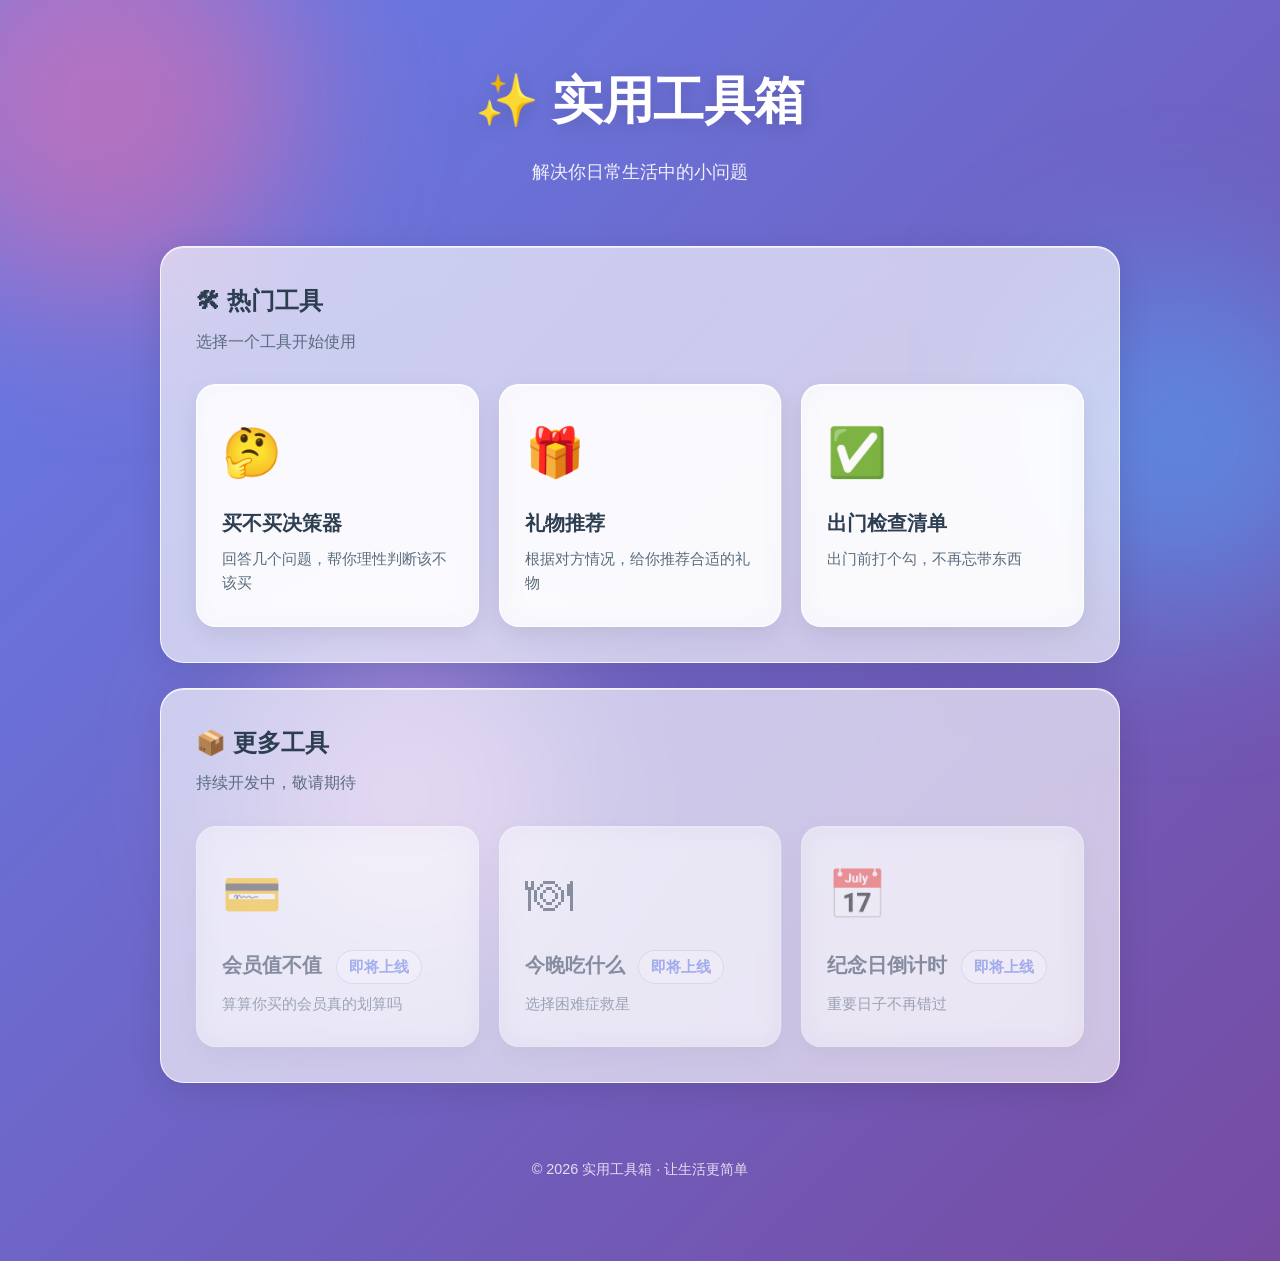
<file: index.html>
<!DOCTYPE html>
<html lang="zh-CN">
<head>
  <meta charset="UTF-8">
  <meta name="viewport" content="width=device-width, initial-scale=1.0">
  <title>实用工具箱 - 解决日常生活中的小问题</title>
  <meta name="description" content="一个收集了各种实用小工具的网站，帮你解决日常生活中的小问题">
  <link rel="stylesheet" href="style.css">
</head>
<body>
  <div class="decoration-blob blob-1"></div>
  <div class="decoration-blob blob-2"></div>
  <div class="decoration-blob blob-3"></div>

  <div class="container">
    <header>
      <h1>✨ 实用工具箱</h1>
      <p>解决你日常生活中的小问题</p>
    </header>

    <div class="card">
      <h2>🛠 热门工具</h2>
      <p>选择一个工具开始使用</p>

      <div class="tool-grid">
        <a href="buy-or-not.html" class="tool-card">
          <span class="tool-icon">🤔</span>
          <h3>买不买决策器</h3>
          <p>回答几个问题，帮你理性判断该不该买</p>
        </a>

        <a href="gift-recommender.html" class="tool-card">
          <span class="tool-icon">🎁</span>
          <h3>礼物推荐</h3>
          <p>根据对方情况，给你推荐合适的礼物</p>
        </a>

        <a href="checklist.html" class="tool-card">
          <span class="tool-icon">✅</span>
          <h3>出门检查清单</h3>
          <p>出门前打个勾，不再忘带东西</p>
        </a>
      </div>
    </div>

    <div class="card">
      <h2>📦 更多工具</h2>
      <p>持续开发中，敬请期待</p>

      <div class="tool-grid">
        <div class="tool-card coming-soon">
          <span class="tool-icon">💳</span>
          <h3>会员值不值 <span class="coming-soon-badge">即将上线</span></h3>
          <p>算算你买的会员真的划算吗</p>
        </div>

        <div class="tool-card coming-soon">
          <span class="tool-icon">🍽</span>
          <h3>今晚吃什么 <span class="coming-soon-badge">即将上线</span></h3>
          <p>选择困难症救星</p>
        </div>

        <div class="tool-card coming-soon">
          <span class="tool-icon">📅</span>
          <h3>纪念日倒计时 <span class="coming-soon-badge">即将上线</span></h3>
          <p>重要日子不再错过</p>
        </div>
      </div>
    </div>

    <footer>
      <p>© 2026 实用工具箱 · 让生活更简单</p>
    </footer>
  </div>
</body>
</html>
</file>
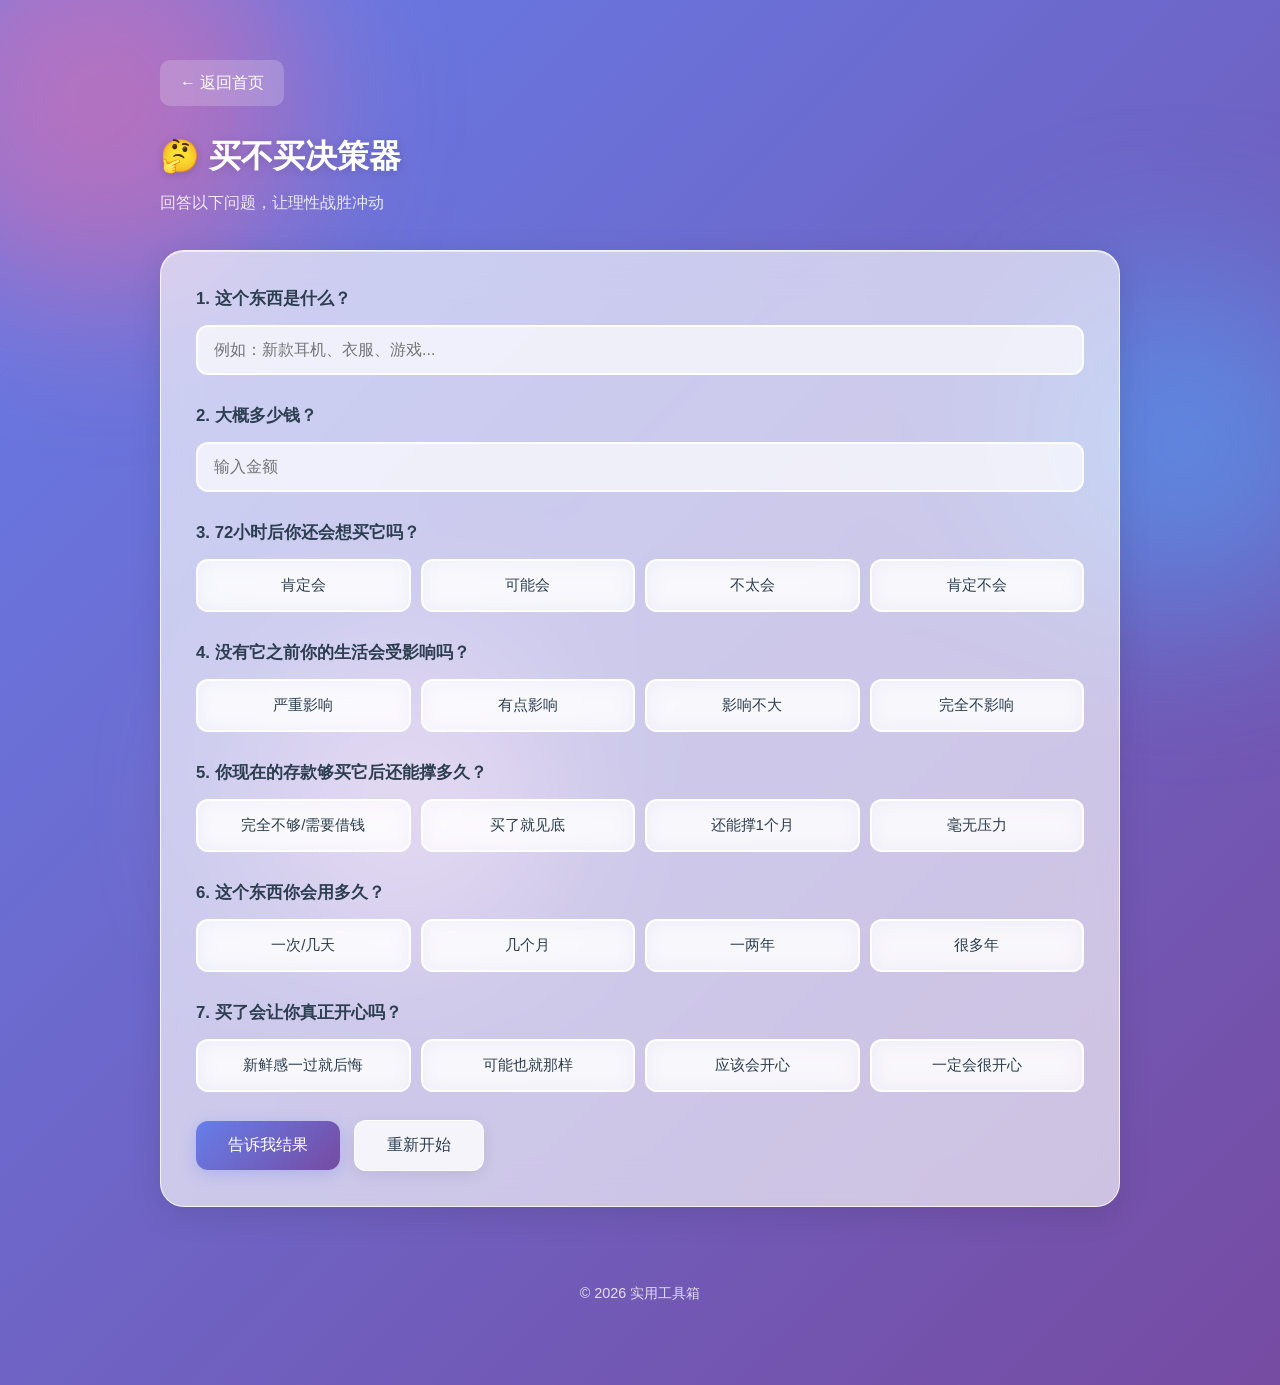
<file: buy-or-not.html>
<!DOCTYPE html>
<html lang="zh-CN">
<head>
  <meta charset="UTF-8">
  <meta name="viewport" content="width=device-width, initial-scale=1.0">
  <title>买不买决策器 - 帮你理性消费</title>
  <link rel="stylesheet" href="style.css">
</head>
<body>
  <div class="decoration-blob blob-1"></div>
  <div class="decoration-blob blob-2"></div>
  <div class="decoration-blob blob-3"></div>
  <div class="container">
    <a href="index.html" class="back-link">← 返回首页</a>
    
    <div class="tool-header">
      <h2>🤔 买不买决策器</h2>
      <p>回答以下问题，让理性战胜冲动</p>
    </div>

    <div class="card">
      <div id="quiz-form">
        <div class="question">
          <p>1. 这个东西是什么？</p>
          <input type="text" id="item-name" placeholder="例如：新款耳机、衣服、游戏...">
        </div>

        <div class="question">
          <p>2. 大概多少钱？</p>
          <input type="number" id="price" placeholder="输入金额" min="0">
        </div>

        <div class="question">
          <p>3. 72小时后你还会想买它吗？</p>
          <div class="options" data-question="q1">
            <button class="option-btn" data-value="3">肯定会</button>
            <button class="option-btn" data-value="1">可能会</button>
            <button class="option-btn" data-value="-1">不太会</button>
            <button class="option-btn" data-value="-3">肯定不会</button>
          </div>
        </div>

        <div class="question">
          <p>4. 没有它之前你的生活会受影响吗？</p>
          <div class="options" data-question="q2">
            <button class="option-btn" data-value="3">严重影响</button>
            <button class="option-btn" data-value="1">有点影响</button>
            <button class="option-btn" data-value="-1">影响不大</button>
            <button class="option-btn" data-value="-3">完全不影响</button>
          </div>
        </div>

        <div class="question">
          <p>5. 你现在的存款够买它后还能撑多久？</p>
          <div class="options" data-question="q3">
            <button class="option-btn" data-value="-3">完全不够/需要借钱</button>
            <button class="option-btn" data-value="-1">买了就见底</button>
            <button class="option-btn" data-value="1">还能撑1个月</button>
            <button class="option-btn" data-value="3">毫无压力</button>
          </div>
        </div>

        <div class="question">
          <p>6. 这个东西你会用多久？</p>
          <div class="options" data-question="q4">
            <button class="option-btn" data-value="-3">一次/几天</button>
            <button class="option-btn" data-value="-1">几个月</button>
            <button class="option-btn" data-value="1">一两年</button>
            <button class="option-btn" data-value="3">很多年</button>
          </div>
        </div>

        <div class="question">
          <p>7. 买了会让你真正开心吗？</p>
          <div class="options" data-question="q5">
            <button class="option-btn" data-value="-3">新鲜感一过就后悔</button>
            <button class="option-btn" data-value="-1">可能也就那样</button>
            <button class="option-btn" data-value="1">应该会开心</button>
            <button class="option-btn" data-value="3">一定会很开心</button>
          </div>
        </div>

        <button class="btn" onclick="calculateResult()">告诉我结果</button>
        <button class="btn btn-secondary" onclick="resetQuiz()" style="margin-left: 10px;">重新开始</button>
      </div>

      <div id="result" style="display: none;">
        <h3 style="margin-bottom: 15px;">📊 分析结果</h3>
        <div id="result-content"></div>
        <button class="btn" onclick="resetQuiz()" style="margin-top: 20px;">再测一次</button>
      </div>
    </div>

    <footer>
      <p>© 2026 实用工具箱</p>
    </footer>
  </div>

  <script>
    let answers = {};

    document.querySelectorAll('.option-btn').forEach(btn => {
      btn.addEventListener('click', function() {
        const question = this.parentElement.getAttribute('data-question');
        this.parentElement.querySelectorAll('.option-btn').forEach(b => b.classList.remove('selected'));
        this.classList.add('selected');
        answers[question] = parseInt(this.getAttribute('data-value'));
      });
    });

    function calculateResult() {
      const name = document.getElementById('item-name').value || '这件东西';
      const price = parseFloat(document.getElementById('price').value) || 0;
      
      if (Object.keys(answers).length < 5) {
        alert('请回答所有问题哦～');
        return;
      }

      const total = answers.q1 + answers.q2 + answers.q3 + answers.q4 + answers.q5;
      let resultHTML = '';

      if (total >= 10) {
        resultHTML = `
          <div class="result-box">
            <h3>✅ 买！</h3>
            <p>经过理性分析，<strong>${name}</strong>${price > 0 ? `（价值 ¥${price}）` : ''}值得你购买！</p>
            <p style="margin-top:10px;">你对它的需求是真实的，经济也能承受，而且它会给你带来长期价值。</p>
          </div>
        `;
      } else if (total >= 5) {
        resultHTML = `
          <div class="result-box">
            <h3>🤔 可以等等看</h3>
            <p><strong>${name}</strong>${price > 0 ? `（价值 ¥${price}）` : ''}可以再考虑一下。</p>
            <p style="margin-top:10px;">建议：再等一周看看，如果到时还想买，而且经济允许，那就买吧。</p>
          </div>
        `;
      } else if (total >= 0) {
        resultHTML = `
          <div class="result-box">
            <h3>⚠️ 三思而后行</h3>
            <p><strong>${name}</strong>${price > 0 ? `（价值 ¥${price}）` : ''}可能不是必须的。</p>
            <p style="margin-top:10px;">问问自己：没有它之前的日子是怎么过的？真的需要改变吗？</p>
          </div>
        `;
      } else {
        resultHTML = `
          <div class="result-box">
            <h3>❌ 别买！</h3>
            <p><strong>${name}</strong>${price > 0 ? `（价值 ¥${price}）` : ''}大概率会让你后悔的。</p>
            <p style="margin-top:10px;">把钱要花在真正让你长期开心的事情上，这个显然不是。省下这笔钱，你会感谢自己的。</p>
          </div>
        `;
      }

      document.getElementById('quiz-form').style.display = 'none';
      document.getElementById('result').style.display = 'block';
      document.getElementById('result-content').innerHTML = resultHTML;
    }

    function resetQuiz() {
      answers = {};
      document.querySelectorAll('.option-btn').forEach(btn => btn.classList.remove('selected'));
      document.getElementById('item-name').value = '';
      document.getElementById('price').value = '';
      document.getElementById('quiz-form').style.display = 'block';
      document.getElementById('result').style.display = 'none';
    }
  </script>
</body>
</html>
</file>
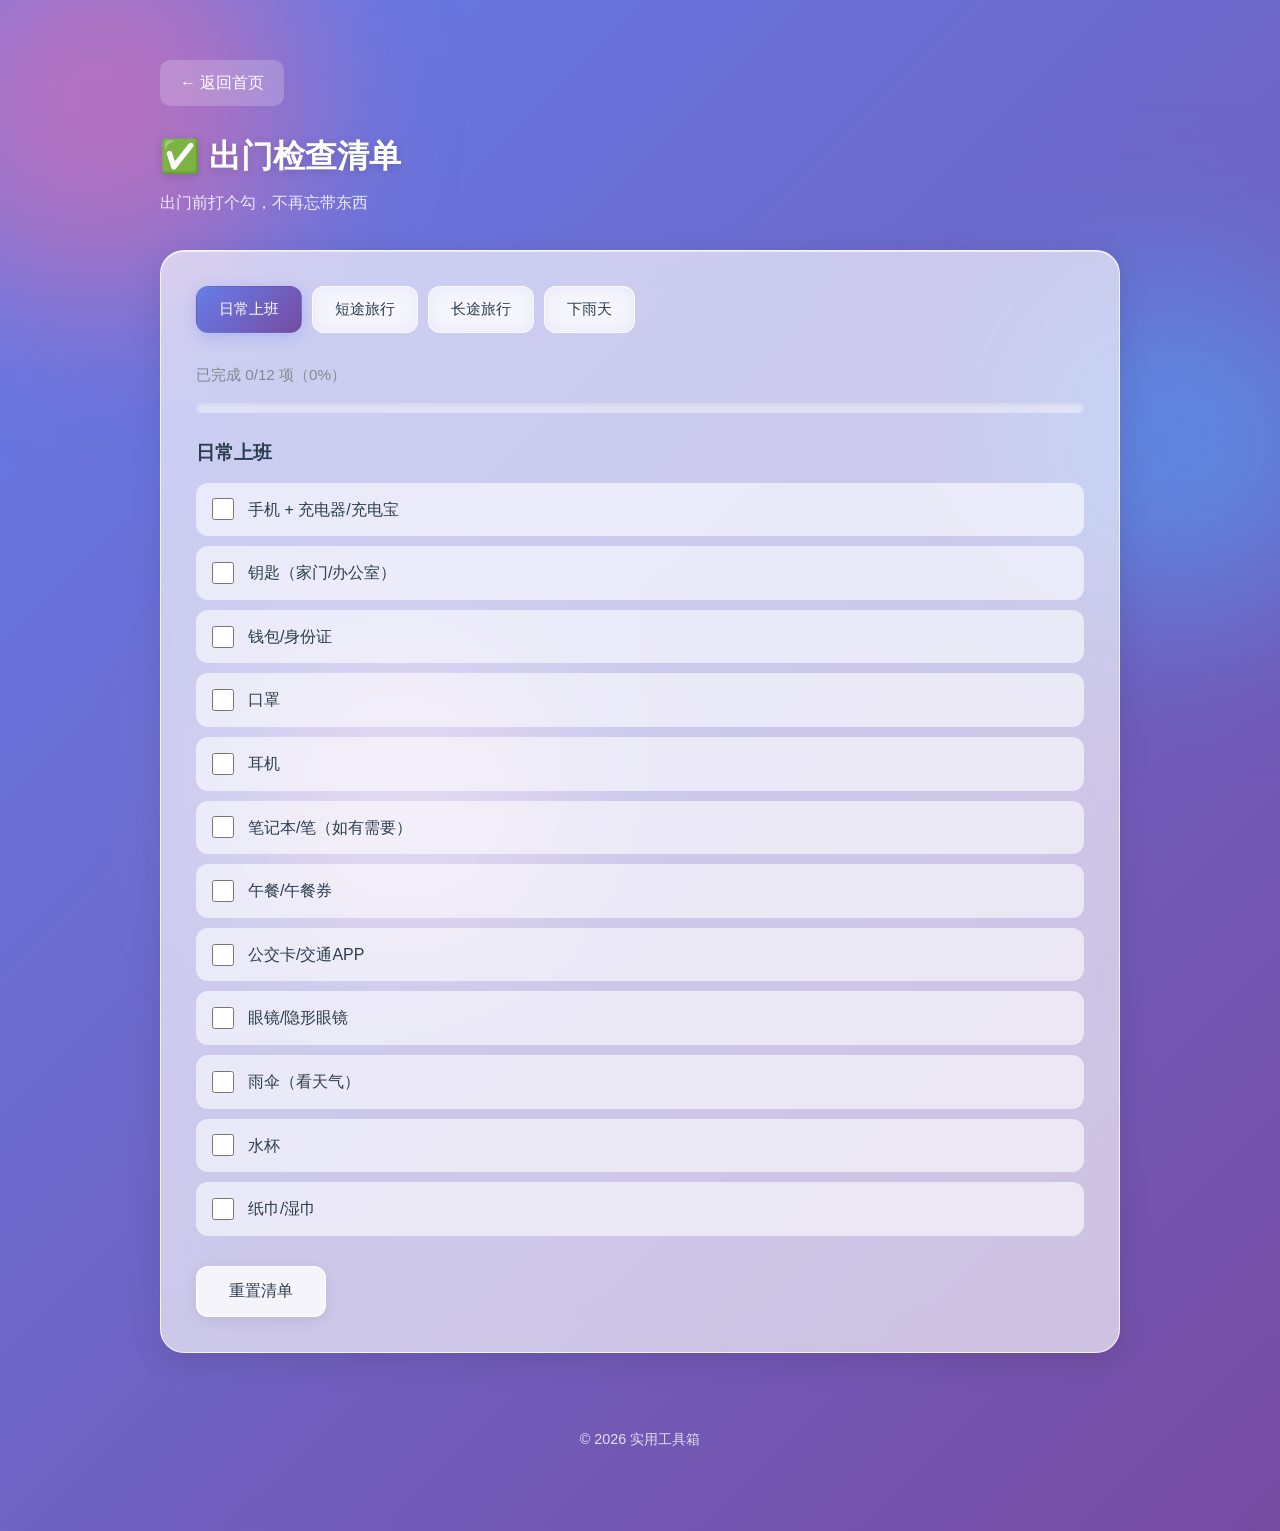
<file: checklist.html>
<!DOCTYPE html>
<html lang="zh-CN">
<head>
  <meta charset="UTF-8">
  <meta name="viewport" content="width=device-width, initial-scale=1.0">
  <title>出门检查清单 - 不再忘带东西</title>
  <link rel="stylesheet" href="style.css">
</head>
<body>
  <div class="decoration-blob blob-1"></div>
  <div class="decoration-blob blob-2"></div>
  <div class="decoration-blob blob-3"></div>
  <div class="container">
    <a href="index.html" class="back-link">← 返回首页</a>
    
    <div class="tool-header">
      <h2>✅ 出门检查清单</h2>
      <p>出门前打个勾，不再忘带东西</p>
    </div>

    <div class="card">
      <div class="tabs">
        <button class="tab-btn active" data-tab="daily">日常上班</button>
        <button class="tab-btn" data-tab="travel">短途旅行</button>
        <button class="tab-btn" data-tab="long">长途旅行</button>
        <button class="tab-btn" data-tab="rainy">下雨天</button>
      </div>

      <div id="progress-section">
        <p id="progress-text" style="font-size: 0.95em; color: #7f8c8d;">已完成 0 项</p>
        <div class="progress-bar">
          <div class="progress-fill" id="progress-fill" style="width: 0%;"></div>
        </div>
      </div>

      <div id="checklist-container"></div>

      <button class="btn btn-secondary" onclick="resetChecklist()" style="margin-top: 20px;">重置清单</button>
    </div>

    <footer>
      <p>© 2026 实用工具箱</p>
    </footer>
  </div>

  <script>
    const checklists = {
      daily: {
        title: '日常上班',
        items: [
          '手机 + 充电器/充电宝',
          '钥匙（家门/办公室）',
          '钱包/身份证',
          '口罩',
          '耳机',
          '笔记本/笔（如有需要）',
          '午餐/午餐券',
          '公交卡/交通APP',
          '眼镜/隐形眼镜',
          '雨伞（看天气）',
          '水杯',
          '纸巾/湿巾'
        ]
      },
      travel: {
        title: '短途旅行（1-3天）',
        items: [
          '身份证/护照',
          '手机 + 充电器 + 充电宝',
          '换洗衣物',
          '洗漱用品（牙刷/毛巾/洗发水）',
          '内衣/袜子',
          '雨伞',
          '钱包/现金/银行卡',
          '拖鞋',
          '睡衣',
          '护肤品小样',
          '充电器/数据线',
          '纸巾',
          '水杯',
          '零食（路上吃）'
        ]
      },
      long: {
        title: '长途旅行（4天+）',
        items: [
          '身份证/护照',
          '手机 + 充电器 + 充电宝',
          '多套换洗衣物',
          '洗漱包（全套洗漱用品）',
          '内衣/袜子（足够天数）',
          '雨伞/雨衣',
          '钱包/现金/多张银行卡',
          '舒适的鞋子',
          '睡衣',
          '护肤品',
          '相机/相机充电器',
          '换洗衣物收纳袋',
          '洗衣皂（方便洗衣服）',
          '纸巾/湿巾',
          '水杯',
          '常用药品（感冒/肠胃/创可贴）',
          '行程单/酒店预订单',
          '零食',
          '书籍/Kindle',
          '耳机'
        ]
      },
      rainy: {
        title: '下雨天特别提醒',
        items: [
          '雨伞/雨衣',
          '防水鞋套',
          '手机防水袋',
          '干纸巾/吸水毛巾',
          '换的袜子',
          '塑料袋（装湿雨伞）',
          '别让包包弄湿！'
        ]
      }
    };

    let currentTab = 'daily';

    document.querySelectorAll('.tab-btn').forEach(btn => {
      btn.addEventListener('click', function() {
        document.querySelectorAll('.tab-btn').forEach(b => b.classList.remove('active'));
        this.classList.add('active');
        currentTab = this.getAttribute('data-tab');
        renderChecklist();
      });
    });

    function renderChecklist() {
      const checklist = checklists[currentTab];
      const savedState = localStorage.getItem(`checklist_${currentTab}`);
      const checkedItems = savedState ? JSON.parse(savedState) : [];

      let html = `<h3 style="margin: 20px 0 15px;">${checklist.title}</h3>`;
      
      checklist.items.forEach((item, index) => {
        const isChecked = checkedItems.includes(index);
        html += `
          <div class="checklist-item ${isChecked ? 'checked' : ''}">
            <input type="checkbox" id="item-${index}" ${isChecked ? 'checked' : ''} onchange="toggleItem(${index})">
            <label for="item-${index}">${item}</label>
          </div>
        `;
      });

      document.getElementById('checklist-container').innerHTML = html;
      updateProgress();
    }

    function toggleItem(index) {
      const savedState = localStorage.getItem(`checklist_${currentTab}`);
      let checkedItems = savedState ? JSON.parse(savedState) : [];
      
      const checkbox = document.getElementById(`item-${index}`);
      const itemDiv = checkbox.parentElement;
      
      if (checkbox.checked) {
        if (!checkedItems.includes(index)) {
          checkedItems.push(index);
        }
        itemDiv.classList.add('checked');
      } else {
        checkedItems = checkedItems.filter(i => i !== index);
        itemDiv.classList.remove('checked');
      }
      
      localStorage.setItem(`checklist_${currentTab}`, JSON.stringify(checkedItems));
      updateProgress();
    }

    function updateProgress() {
      const checklist = checklists[currentTab];
      const savedState = localStorage.getItem(`checklist_${currentTab}`);
      const checkedItems = savedState ? JSON.parse(savedState) : [];
      const total = checklist.items.length;
      const checked = checkedItems.length;
      const percent = Math.round((checked / total) * 100);

      document.getElementById('progress-text').textContent = 
        `已完成 ${checked}/${total} 项（${percent}%）`;
      document.getElementById('progress-fill').style.width = `${percent}%`;
    }

    function resetChecklist() {
      if (confirm('确定要重置当前清单吗？')) {
        localStorage.removeItem(`checklist_${currentTab}`);
        renderChecklist();
      }
    }

    renderChecklist();
  </script>
</body>
</html>
</file>
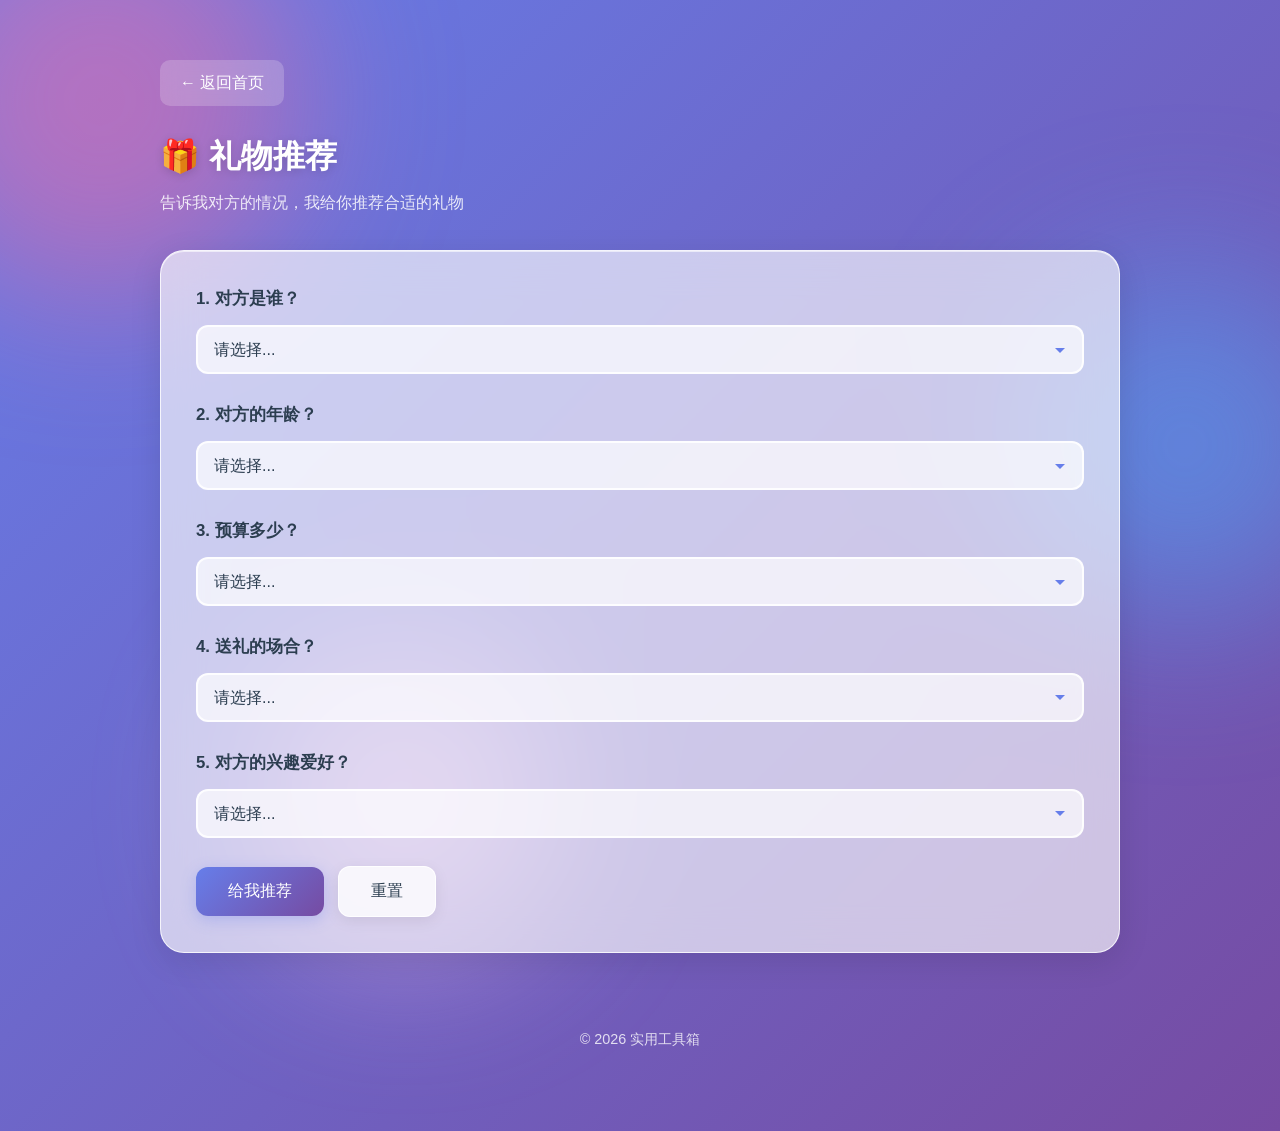
<file: gift-recommender.html>
<!DOCTYPE html>
<html lang="zh-CN">
<head>
  <meta charset="UTF-8">
  <meta name="viewport" content="width=device-width, initial-scale=1.0">
  <title>礼物推荐 - 送礼不再难</title>
  <link rel="stylesheet" href="style.css">
</head>
<body>
  <div class="decoration-blob blob-1"></div>
  <div class="decoration-blob blob-2"></div>
  <div class="decoration-blob blob-3"></div>
  <div class="container">
    <a href="index.html" class="back-link">← 返回首页</a>
    
    <div class="tool-header">
      <h2>🎁 礼物推荐</h2>
      <p>告诉我对方的情况，我给你推荐合适的礼物</p>
    </div>

    <div class="card">
      <div id="quiz-form">
        <div class="question">
          <p>1. 对方是谁？</p>
          <select id="relation">
            <option value="">请选择...</option>
            <option value="lover">男女朋友/伴侣</option>
            <option value="parent">父母/长辈</option>
            <option value="friend">朋友/闺蜜/兄弟</option>
            <option value="colleague">同事/领导</option>
            <option value="child">孩子/晚辈</option>
            <option value="teacher">老师</option>
          </select>
        </div>

        <div class="question">
          <p>2. 对方的年龄？</p>
          <select id="age">
            <option value="">请选择...</option>
            <option value="kid">12岁以下</option>
            <option value="teen">13-20岁</option>
            <option value="young">21-35岁</option>
            <option value="middle">36-55岁</option>
            <option value="senior">56岁以上</option>
          </select>
        </div>

        <div class="question">
          <p>3. 预算多少？</p>
          <select id="budget">
            <option value="">请选择...</option>
            <option value="low">¥100以下（心意为主）</option>
            <option value="medium">¥100-500（日常送礼）</option>
            <option value="high">¥500-2000（重要场合）</option>
            <option value="luxury">¥2000以上（大礼）</option>
          </select>
        </div>

        <div class="question">
          <p>4. 送礼的场合？</p>
          <select id="occasion">
            <option value="">请选择...</option>
            <option value="birthday">生日</option>
            <option value="holiday">节日（春节/中秋/圣诞）</option>
            <option value="anniversary">纪念日</option>
            <option value="graduation">毕业/升学</option>
            <option value="wedding">结婚/乔迁</option>
            <option value="thanks">感谢/报答</option>
            <option value="visit">拜访/探望</option>
          </select>
        </div>

        <div class="question">
          <p>5. 对方的兴趣爱好？</p>
          <select id="interest">
            <option value="">请选择...</option>
            <option value="tech">数码科技/游戏</option>
            <option value="beauty">美妆/护肤</option>
            <option value="fashion">时尚/穿搭</option>
            <option value="food">美食/咖啡</option>
            <option value="sport">运动/健身</option>
            <option value="home">家居/生活</option>
            <option value="reading">读书/学习</option>
            <option value="travel">旅行/户外</option>
            <option value="art">文艺/手作</option>
            <option value="pet">养宠物</option>
            <option value="health">养生/健康</option>
          </select>
        </div>

        <button class="btn" onclick="generateGifts()">给我推荐</button>
        <button class="btn btn-secondary" onclick="resetQuiz()" style="margin-left: 10px;">重置</button>
      </div>

      <div id="result" style="display: none;">
        <h3 style="margin-bottom: 15px;">🎯 推荐清单</h3>
        <div id="result-content"></div>
        <button class="btn" onclick="resetQuiz()" style="margin-top: 20px;">重新选择</button>
      </div>
    </div>

    <footer>
      <p>© 2026 实用工具箱</p>
    </footer>
  </div>

  <script>
    const giftDatabase = {
      lover_young_medium_birthday_beauty: [
        { name: '口红/唇釉礼盒', desc: '经典色号，绝不会出错的选择', price: '¥150-350' },
        { name: '香水', desc: '选她常用的品牌或者热门款', price: '¥300-800' },
        { name: '护肤品套装', desc: '根据肤质选，送对了很加分', price: '¥200-600' }
      ],
      lover_young_medium_birthday_tech: [
        { name: '机械键盘', desc: '游戏党的爱', price: '¥300-800' },
        { name: '无线耳机', desc: '日常必备', price: '¥300-1200' },
        { name: 'Switch游戏', desc: '如果他/她有Switch', price: '¥200-400' }
      ],
      parent_senior_medium_holiday_health: [
        { name: '按摩仪/足浴盆', desc: '父母辈最爱，实用又贴心', price: '¥200-800' },
        { name: '保健品礼盒', desc: '钙片/维生素/鱼油，注意选靠谱品牌', price: '¥200-500' },
        { name: '保暖内衣/羊绒衫', desc: '冬天送温暖', price: '¥200-600' }
      ],
      friend_young_low_birthday_food: [
        { name: '精品零食大礼包', desc: '选好看又好吃的，拍照朋友圈绝了', price: '¥80-200' },
        { name: '咖啡/茶叶礼盒', desc: '打工人的续命神器', price: '¥80-200' },
        { name: '餐厅代金卡/礼品卡', desc: '让TA自己选喜欢的', price: '¥100-500' }
      ],
      colleague_middle_medium_holiday_home: [
        { name: '香薰蜡烛/扩香', desc: '提升生活品质', price: '¥100-300' },
        { name: '精美茶具/咖啡具', desc: '办公桌上的小确幸', price: '¥150-400' },
        { name: '桌面绿植', desc: '办公室一抹清新', price: '¥80-200' }
      ],
      child_kid_low_birthday_reading: [
        { name: '绘本/童书套装', desc: '根据年龄选合适的', price: '¥80-300' },
        { name: '益智玩具/积木', desc: '寓教于乐', price: '¥100-300' },
        { name: '文具礼盒', desc: '开学季特别合适', price: '¥50-150' }
      ],
      teacher_middle_medium_thanks_home: [
        { name: '钢笔/文具礼盒', desc: '经典不会错', price: '¥200-500' },
        { name: '保温杯/水杯', desc: '日常实用', price: '¥150-400' },
        { name: '茶叶/咖啡礼盒', desc: '适合任何老师', price: '¥200-500' }
      ],
      default: [
        { name: '精美的花束', desc: '永远不会出错的经典选择', price: '¥100-500' },
        { name: '品质巧克力/甜品礼盒', desc: '甜蜜的心意人人爱', price: '¥100-300' },
        { name: '手写贺卡 + 小礼物', desc: '真诚是永远的必杀技', price: '¥50-200' },
        { name: '礼品卡/购物卡', desc: '让收礼人自己选择，最实用', price: '¥200-1000' },
        { name: '精致的文具/笔记本', desc: '生活工作都用得上', price: '¥80-200' }
      ]
    };

    function generateGifts() {
      const relation = document.getElementById('relation').value;
      const age = document.getElementById('age').value;
      const budget = document.getElementById('budget').value;
      const occasion = document.getElementById('occasion').value;
      const interest = document.getElementById('interest').value;

      if (!relation || !age || !budget || !occasion || !interest) {
        alert('请完整选择所有选项哦～');
        return;
      }

      const keys = [
        `${relation}_${age}_${budget}_${occasion}_${interest}`,
        `${relation}_${age}_${budget}_${occasion}`,
        `${relation}_${age}_${budget}`,
        `${relation}_${age}`,
        `${relation}`
      ];

      let gifts = null;
      for (let key of keys) {
        if (giftDatabase[key]) {
          gifts = giftDatabase[key];
          break;
        }
      }

      if (!gifts) {
        gifts = giftDatabase.default;
      }

      let resultHTML = '<p style="color: #7f8c8d; margin-bottom: 15px;">根据你的选择，推荐以下礼物：</p>';
      
      gifts.forEach((gift, index) => {
        resultHTML += `
          <div class="gift-result">
            <h4>${index + 1}. ${gift.name} <span style="color: #667eea; font-size: 0.85em; font-weight: normal;">${gift.price}</span></h4>
            <p>${gift.desc}</p>
          </div>
        `;
      });

      resultHTML += `
        <div class="result-box" style="margin-top: 20px;">
          <h3>💡 送礼小贴士</h3>
          <p style="margin-top:10px;">1. 心意 > 价格，真诚最重要</p>
          <p>2. 包装一下，仪式感翻倍</p>
          <p>3. 加一张手写卡片，比任何礼物都暖心</p>
          <p>4. 不确定的时候直接问TA想要什么！</p>
        </div>
      `;

      document.getElementById('quiz-form').style.display = 'none';
      document.getElementById('result').style.display = 'block';
      document.getElementById('result-content').innerHTML = resultHTML;
    }

    function resetQuiz() {
      document.getElementById('relation').value = '';
      document.getElementById('age').value = '';
      document.getElementById('budget').value = '';
      document.getElementById('occasion').value = '';
      document.getElementById('interest').value = '';
      document.getElementById('quiz-form').style.display = 'block';
      document.getElementById('result').style.display = 'none';
    }
  </script>
</body>
</html>
</file>
<file: style.css>
* {
  margin: 0;
  padding: 0;
  box-sizing: border-box;
}

body {
  font-family: -apple-system, BlinkMacSystemFont, 'Segoe UI', 'PingFang SC', 'Hiragino Sans GB', 'Microsoft YaHei', sans-serif;
  background: linear-gradient(135deg, #667eea 0%, #764ba2 25%, #f093fb 50%, #f5576c 75%, #4facfe 100%);
  background-size: 400% 400%;
  animation: gradientFlow 15s ease infinite;
  min-height: 100vh;
  color: #2c3e50;
  line-height: 1.6;
  position: relative;
  overflow-x: hidden;
}

@keyframes gradientFlow {
  0% { background-position: 0% 50%; }
  50% { background-position: 100% 50%; }
  100% { background-position: 0% 50%; }
}

.decoration-blob {
  position: fixed;
  border-radius: 50%;
  filter: blur(80px);
  opacity: 0.5;
  pointer-events: none;
  z-index: 0;
}

.blob-1 {
  width: 400px;
  height: 400px;
  background: #ff6b9d;
  top: -100px;
  left: -100px;
  animation: float1 20s ease-in-out infinite;
}

.blob-2 {
  width: 350px;
  height: 350px;
  background: #4facfe;
  top: 30%;
  right: -80px;
  animation: float2 25s ease-in-out infinite;
}

.blob-3 {
  width: 300px;
  height: 300px;
  background: #fbc2eb;
  bottom: -50px;
  left: 20%;
  animation: float3 22s ease-in-out infinite;
}

@keyframes float1 {
  0%, 100% { transform: translate(0, 0) scale(1); }
  33% { transform: translate(50px, 80px) scale(1.1); }
  66% { transform: translate(-30px, 60px) scale(0.95); }
}

@keyframes float2 {
  0%, 100% { transform: translate(0, 0) scale(1); }
  33% { transform: translate(-40px, 50px) scale(1.15); }
  66% { transform: translate(60px, -30px) scale(0.9); }
}

@keyframes float3 {
  0%, 100% { transform: translate(0, 0) scale(1); }
  33% { transform: translate(30px, -60px) scale(1.1); }
  66% { transform: translate(-50px, -20px) scale(0.95); }
}

.container {
  max-width: 1000px;
  margin: 0 auto;
  padding: 60px 20px;
  position: relative;
  z-index: 1;
}

header {
  text-align: center;
  margin-bottom: 60px;
}

header h1 {
  font-size: 3.2em;
  color: white;
  margin-bottom: 15px;
  text-shadow: 0 4px 20px rgba(0, 0, 0, 0.15);
  font-weight: 700;
  letter-spacing: -0.5px;
}

header p {
  color: rgba(255, 255, 255, 0.9);
  font-size: 1.15em;
  font-weight: 400;
}

.card {
  background: rgba(255, 255, 255, 0.65);
  backdrop-filter: blur(20px);
  -webkit-backdrop-filter: blur(20px);
  border: 1px solid rgba(255, 255, 255, 0.8);
  border-radius: 24px;
  padding: 35px;
  box-shadow:
    0 8px 32px rgba(0, 0, 0, 0.1),
    inset 0 1px 0 rgba(255, 255, 255, 0.6);
  margin-bottom: 25px;
}

.card h2 {
  color: #2c3e50;
  font-size: 1.5em;
  margin-bottom: 8px;
}

.card > p {
  color: #5a6c7d;
  margin-bottom: 10px;
}

.tool-grid {
  display: grid;
  grid-template-columns: repeat(auto-fit, minmax(280px, 1fr));
  gap: 20px;
  margin-top: 30px;
}

.tool-card {
  background: rgba(255, 255, 255, 0.75);
  backdrop-filter: blur(15px);
  -webkit-backdrop-filter: blur(15px);
  border: 1px solid rgba(255, 255, 255, 0.9);
  border-radius: 20px;
  padding: 30px 25px;
  box-shadow:
    0 8px 25px rgba(0, 0, 0, 0.08),
    inset 0 1px 0 rgba(255, 255, 255, 0.8);
  text-decoration: none;
  color: inherit;
  transition: all 0.3s cubic-bezier(0.4, 0, 0.2, 1);
  cursor: pointer;
  display: block;
  position: relative;
  overflow: hidden;
}

.tool-card::before {
  content: '';
  position: absolute;
  top: 0;
  left: 0;
  right: 0;
  height: 4px;
  background: linear-gradient(90deg, #667eea, #764ba2, #f093fb);
  opacity: 0;
  transition: opacity 0.3s;
}

.tool-card:hover {
  transform: translateY(-6px);
  box-shadow:
    0 15px 40px rgba(0, 0, 0, 0.12),
    inset 0 1px 0 rgba(255, 255, 255, 0.8);
  background: rgba(255, 255, 255, 0.9);
}

.tool-card:hover::before {
  opacity: 1;
}

.tool-icon {
  font-size: 3em;
  margin-bottom: 15px;
  display: block;
}

.tool-card h3 {
  color: #2c3e50;
  margin-bottom: 8px;
  font-size: 1.25em;
  font-weight: 600;
}

.tool-card p {
  color: #5a6c7d;
  font-size: 0.95em;
}

.btn {
  background: linear-gradient(135deg, #667eea 0%, #764ba2 100%);
  color: white;
  border: none;
  padding: 14px 32px;
  border-radius: 12px;
  font-size: 1em;
  cursor: pointer;
  transition: all 0.3s;
  font-weight: 500;
  box-shadow: 0 4px 15px rgba(102, 126, 234, 0.3);
}

.btn:hover {
  transform: translateY(-2px);
  box-shadow: 0 8px 25px rgba(102, 126, 234, 0.4);
}

.btn-secondary {
  background: rgba(255, 255, 255, 0.8);
  color: #2c3e50;
  border: 1px solid rgba(255, 255, 255, 0.9);
  box-shadow: 0 4px 15px rgba(0, 0, 0, 0.08);
}

.btn-secondary:hover {
  background: white;
  box-shadow: 0 6px 20px rgba(0, 0, 0, 0.12);
}

.question {
  margin-bottom: 28px;
}

.question p {
  font-size: 1.05em;
  margin-bottom: 12px;
  font-weight: 600;
  color: #2c3e50;
}

.options {
  display: flex;
  flex-wrap: wrap;
  gap: 10px;
}

.option-btn {
  flex: 1;
  min-width: 130px;
  padding: 14px 20px;
  border: 2px solid rgba(255, 255, 255, 0.9);
  background: rgba(255, 255, 255, 0.6);
  backdrop-filter: blur(10px);
  border-radius: 12px;
  cursor: pointer;
  transition: all 0.2s;
  font-size: 0.95em;
  color: #2c3e50;
  font-weight: 500;
}

.option-btn:hover {
  border-color: #667eea;
  background: rgba(255, 255, 255, 0.85);
  transform: translateY(-2px);
}

.option-btn.selected {
  border-color: #667eea;
  background: linear-gradient(135deg, #667eea 0%, #764ba2 100%);
  color: white;
  box-shadow: 0 4px 15px rgba(102, 126, 234, 0.3);
}

input[type="text"], input[type="number"], input[type="date"], select, textarea {
  width: 100%;
  padding: 14px 16px;
  border: 2px solid rgba(255, 255, 255, 0.9);
  background: rgba(255, 255, 255, 0.7);
  border-radius: 12px;
  font-size: 1em;
  transition: all 0.2s;
  font-family: inherit;
  color: #2c3e50;
}

input:focus, select:focus, textarea:focus {
  outline: none;
  border-color: #667eea;
  background: white;
  box-shadow: 0 0 0 4px rgba(102, 126, 234, 0.15);
}

select {
  cursor: pointer;
  appearance: none;
  background-image: url("data:image/svg+xml,%3Csvg xmlns='http://www.w3.org/2000/svg' width='12' height='12' viewBox='0 0 12 12'%3E%3Cpath fill='%23667eea' d='M6 9L1 4h10z'/%3E%3C/svg%3E");
  background-repeat: no-repeat;
  background-position: right 16px center;
  padding-right: 40px;
}

.result-box {
  background: rgba(255, 255, 255, 0.8);
  backdrop-filter: blur(10px);
  border-left: 4px solid #667eea;
  padding: 24px;
  border-radius: 16px;
  margin-top: 25px;
  box-shadow: 0 4px 20px rgba(0, 0, 0, 0.06);
}

.result-box h3 {
  color: #667eea;
  margin-bottom: 12px;
  font-size: 1.3em;
}

.result-box p {
  color: #5a6c7d;
  margin-bottom: 8px;
}

.back-link {
  display: inline-block;
  color: white;
  text-decoration: none;
  margin-bottom: 25px;
  font-weight: 500;
  background: rgba(255, 255, 255, 0.2);
  padding: 10px 20px;
  border-radius: 10px;
  backdrop-filter: blur(10px);
  transition: all 0.2s;
}

.back-link:hover {
  background: rgba(255, 255, 255, 0.3);
  transform: translateX(-4px);
}

.tool-header {
  margin-bottom: 35px;
}

.tool-header h2 {
  color: white;
  font-size: 2em;
  margin-bottom: 8px;
  text-shadow: 0 2px 10px rgba(0, 0, 0, 0.15);
}

.tool-header p {
  color: rgba(255, 255, 255, 0.85);
}

footer {
  text-align: center;
  padding: 50px 20px 20px;
  color: rgba(255, 255, 255, 0.8);
  font-size: 0.9em;
}

.checklist-item {
  display: flex;
  align-items: center;
  padding: 14px 16px;
  background: rgba(255, 255, 255, 0.6);
  border-radius: 12px;
  margin-bottom: 10px;
  transition: all 0.2s;
  cursor: pointer;
}

.checklist-item:hover {
  background: rgba(255, 255, 255, 0.9);
  transform: translateX(4px);
}

.checklist-item input[type="checkbox"] {
  width: 22px;
  height: 22px;
  margin-right: 14px;
  cursor: pointer;
  accent-color: #667eea;
}

.checklist-item label {
  flex: 1;
  cursor: pointer;
  font-weight: 500;
  color: #2c3e50;
}

.checklist-item.checked {
  background: rgba(102, 126, 234, 0.1);
}

.checklist-item.checked label {
  text-decoration: line-through;
  color: #95a5a6;
}

.progress-bar {
  background: rgba(255, 255, 255, 0.4);
  border-radius: 12px;
  height: 10px;
  margin: 15px 0 25px;
  overflow: hidden;
  box-shadow: inset 0 2px 4px rgba(0, 0, 0, 0.06);
}

.progress-fill {
  background: linear-gradient(90deg, #667eea, #764ba2, #f093fb);
  height: 100%;
  transition: width 0.5s cubic-bezier(0.4, 0, 0.2, 1);
  box-shadow: 0 2px 10px rgba(102, 126, 234, 0.4);
}

.tabs {
  display: flex;
  gap: 10px;
  margin-bottom: 30px;
  flex-wrap: wrap;
}

.tab-btn {
  padding: 12px 22px;
  background: rgba(255, 255, 255, 0.5);
  border: 1px solid rgba(255, 255, 255, 0.7);
  border-radius: 12px;
  cursor: pointer;
  font-size: 0.95em;
  color: #2c3e50;
  transition: all 0.2s;
  backdrop-filter: blur(10px);
  font-weight: 500;
}

.tab-btn:hover {
  background: rgba(255, 255, 255, 0.7);
  transform: translateY(-2px);
}

.tab-btn.active {
  background: linear-gradient(135deg, #667eea 0%, #764ba2 100%);
  color: white;
  border-color: transparent;
  box-shadow: 0 4px 15px rgba(102, 126, 234, 0.3);
}

.gift-result {
  background: rgba(255, 255, 255, 0.7);
  border-radius: 16px;
  padding: 22px;
  margin-top: 18px;
  box-shadow: 0 4px 20px rgba(0, 0, 0, 0.06);
  border: 1px solid rgba(255, 255, 255, 0.8);
  transition: all 0.2s;
}

.gift-result:hover {
  transform: translateY(-2px);
  box-shadow: 0 8px 25px rgba(0, 0, 0, 0.1);
}

.gift-result h4 {
  color: #2c3e50;
  margin-bottom: 8px;
  font-size: 1.15em;
}

.gift-result p {
  color: #5a6c7d;
  margin-bottom: 10px;
}

.coming-soon {
  opacity: 0.5;
  pointer-events: none;
}

.coming-soon-badge {
  display: inline-block;
  background: rgba(255, 255, 255, 0.9);
  color: #667eea;
  padding: 4px 12px;
  border-radius: 20px;
  font-size: 0.75em;
  margin-left: 8px;
  font-weight: 600;
  border: 1px solid rgba(102, 126, 234, 0.3);
}

@media (max-width: 600px) {
  .container {
    padding: 30px 15px;
  }

  header {
    margin-bottom: 40px;
  }

  header h1 {
    font-size: 2.2em;
  }

  .card {
    padding: 25px 20px;
    border-radius: 20px;
  }

  .tool-grid {
    grid-template-columns: 1fr;
    gap: 15px;
  }

  .tool-card {
    padding: 25px 20px;
  }

  .tool-icon {
    font-size: 2.5em;
  }

  .decoration-blob {
    opacity: 0.3;
  }
}
</file>
